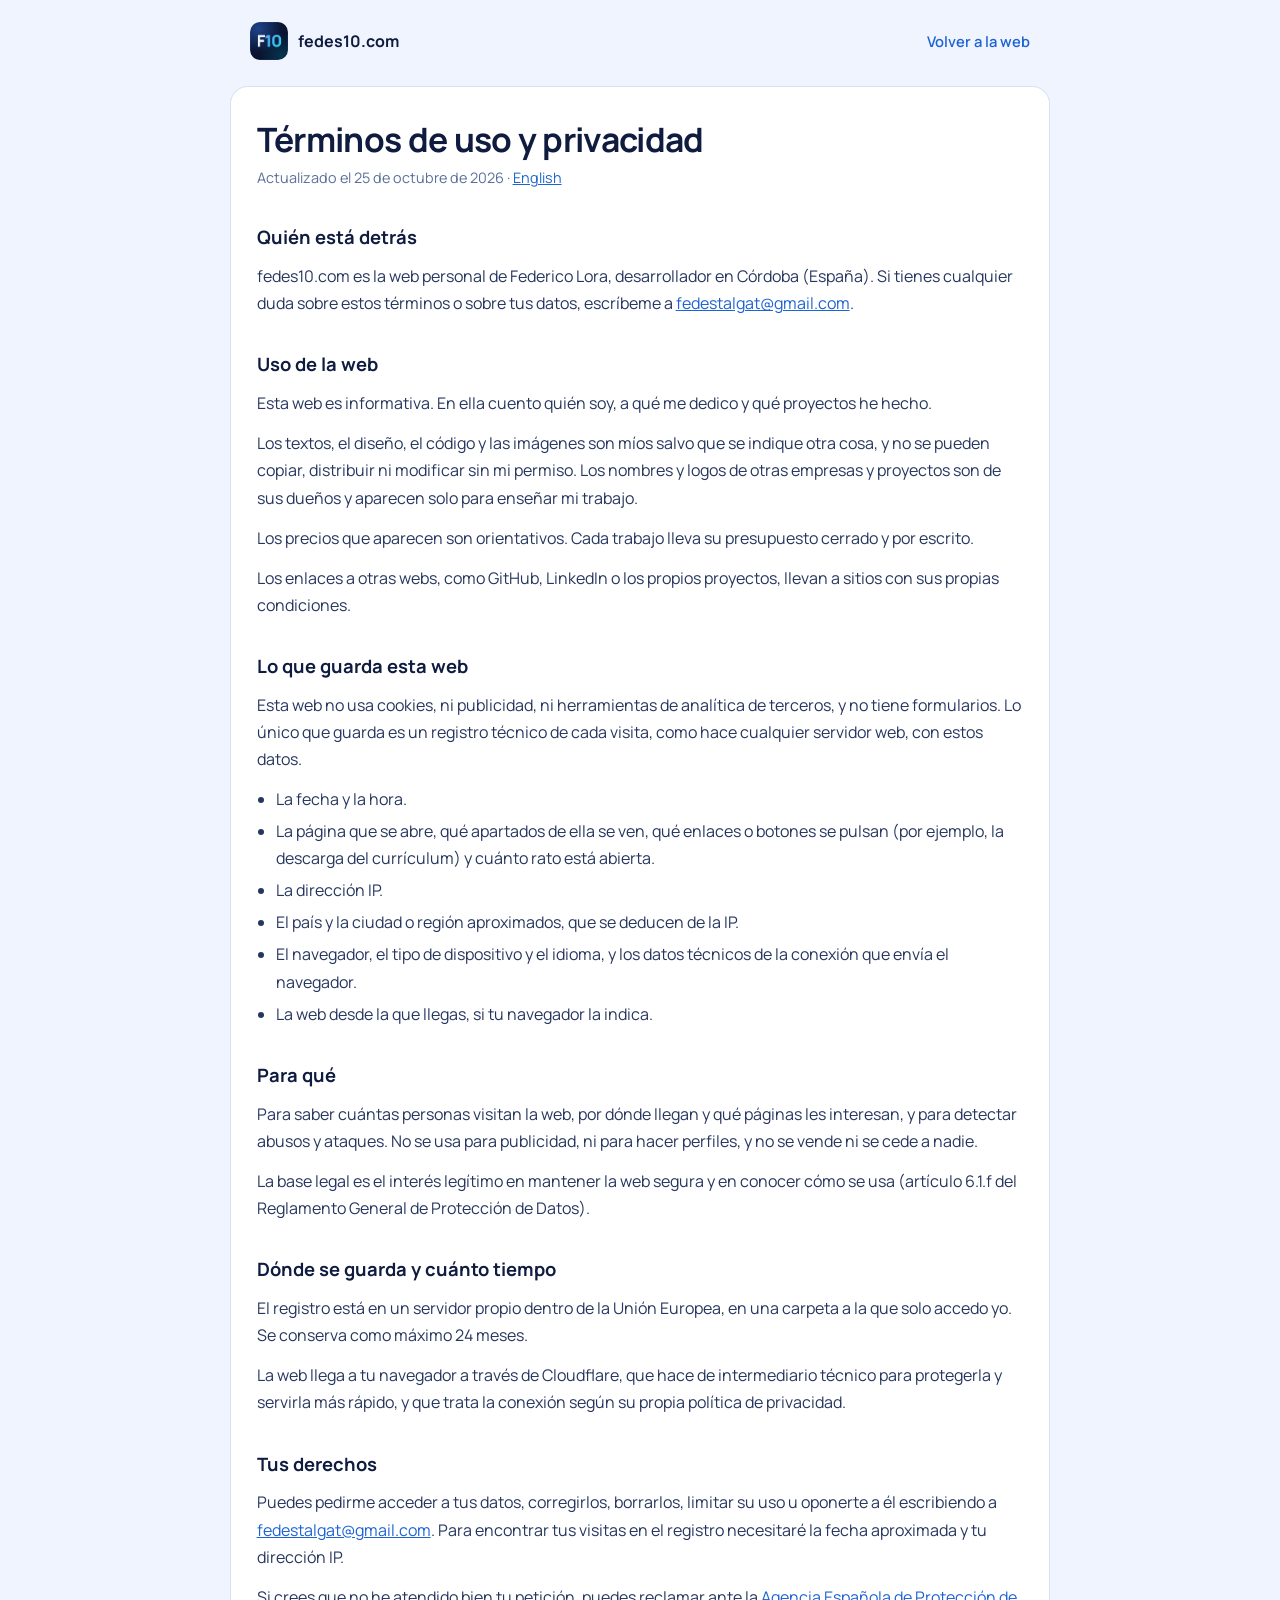
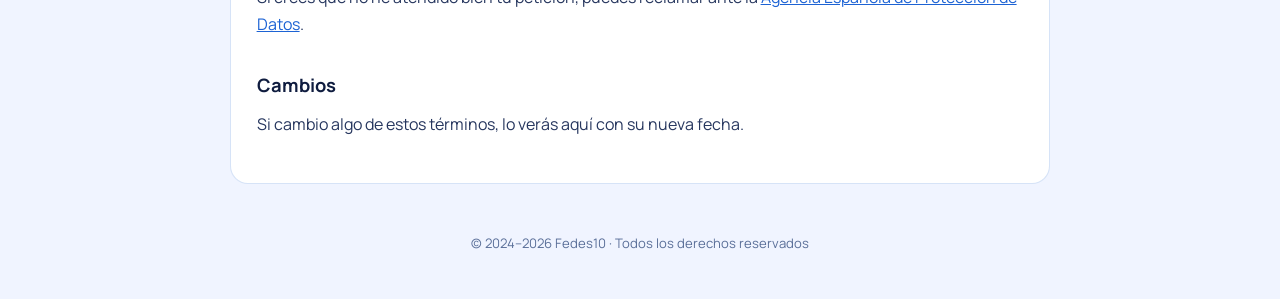
<file: terminos.html>
<!DOCTYPE html>
<!--
fedes10.com · Términos de uso y privacidad · © 2024-2026 Federico Lora
Solo se llega desde el enlace «Términos de uso» del pie de la web: no va en el menú, ni en el sitemap,
ni en llms.txt, y lleva noindex (D-28 de la GUIA de CurriculumWeb). La versión en inglés es en/terms.html.
-->
<html lang="es">
<head>
  <meta charset="utf-8" />
  <meta name="viewport" content="width=device-width, initial-scale=1" />
  <title>Términos de uso y privacidad · fedes10.com</title>
  <meta name="robots" content="noindex, follow" />
  <meta name="description" content="Términos de uso y privacidad de fedes10.com." />
  <link rel="icon" href="favicon.ico?v=20261022" sizes="48x48" />
  <link rel="icon" href="Imagenes/logo-f10-192.png" type="image/png" sizes="192x192" />
  <link rel="alternate" hreflang="en" href="https://fedes10.com/en/terms.html" />
  <link rel="stylesheet" href="terminos.css?v=20261025" />
</head>
<body>
  <header class="cabecera">
    <a href="./"><img src="Imagenes/logo-f10-192.png" alt="" width="38" height="38" />fedes10.com</a>
    <a class="volver" href="./">Volver a la web</a>
  </header>

  <main>
    <h1>Términos de uso y privacidad</h1>
    <p class="fecha">Actualizado el 25 de octubre de 2026 · <a href="en/terms.html" hreflang="en">English</a></p>

    <h2>Quién está detrás</h2>
    <p>fedes10.com es la web personal de Federico Lora, desarrollador en Córdoba (España). Si tienes cualquier
      duda sobre estos términos o sobre tus datos, escríbeme a
      <a href="mailto:fedestalgat@gmail.com">fedestalgat@gmail.com</a>.</p>

    <h2>Uso de la web</h2>
    <p>Esta web es informativa. En ella cuento quién soy, a qué me dedico y qué proyectos he hecho.</p>
    <p>Los textos, el diseño, el código y las imágenes son míos salvo que se indique otra cosa, y no se pueden
      copiar, distribuir ni modificar sin mi permiso. Los nombres y logos de otras empresas y proyectos son de
      sus dueños y aparecen solo para enseñar mi trabajo.</p>
    <p>Los precios que aparecen son orientativos. Cada trabajo lleva su presupuesto cerrado y por escrito.</p>
    <p>Los enlaces a otras webs, como GitHub, LinkedIn o los propios proyectos, llevan a sitios con sus propias
      condiciones.</p>

    <h2>Lo que guarda esta web</h2>
    <p>Esta web no usa cookies, ni publicidad, ni herramientas de analítica de terceros, y no tiene formularios.
      Lo único que guarda es un registro técnico de cada visita, como hace cualquier servidor web, con estos datos.</p>
    <ul>
      <li>La fecha y la hora.</li>
      <li>La página que se abre, qué apartados de ella se ven, qué enlaces o botones se pulsan (por ejemplo, la
        descarga del currículum) y cuánto rato está abierta.</li>
      <li>La dirección IP.</li>
      <li>El país y la ciudad o región aproximados, que se deducen de la IP.</li>
      <li>El navegador, el tipo de dispositivo y el idioma, y los datos técnicos de la conexión que envía el navegador.</li>
      <li>La web desde la que llegas, si tu navegador la indica.</li>
    </ul>

    <h2>Para qué</h2>
    <p>Para saber cuántas personas visitan la web, por dónde llegan y qué páginas les interesan, y para detectar
      abusos y ataques. No se usa para publicidad, ni para hacer perfiles, y no se vende ni se cede a nadie.</p>
    <p>La base legal es el interés legítimo en mantener la web segura y en conocer cómo se usa (artículo 6.1.f del
      Reglamento General de Protección de Datos).</p>

    <h2>Dónde se guarda y cuánto tiempo</h2>
    <p>El registro está en un servidor propio dentro de la Unión Europea, en una carpeta a la que solo accedo yo.
      Se conserva como máximo 24 meses.</p>
    <p>La web llega a tu navegador a través de Cloudflare, que hace de intermediario técnico para protegerla y
      servirla más rápido, y que trata la conexión según su propia política de privacidad.</p>

    <h2>Tus derechos</h2>
    <p>Puedes pedirme acceder a tus datos, corregirlos, borrarlos, limitar su uso u oponerte a él escribiendo a
      <a href="mailto:fedestalgat@gmail.com">fedestalgat@gmail.com</a>. Para encontrar tus visitas en el registro
      necesitaré la fecha aproximada y tu dirección IP.</p>
    <p>Si crees que no he atendido bien tu petición, puedes reclamar ante la
      <a href="https://www.aepd.es/" target="_blank" rel="noopener">Agencia Española de Protección de Datos</a>.</p>

    <h2>Cambios</h2>
    <p>Si cambio algo de estos términos, lo verás aquí con su nueva fecha.</p>
  </main>

  <p class="pie">© 2024–2026 Fedes10 · Todos los derechos reservados</p>
</body>
</html>
</file>
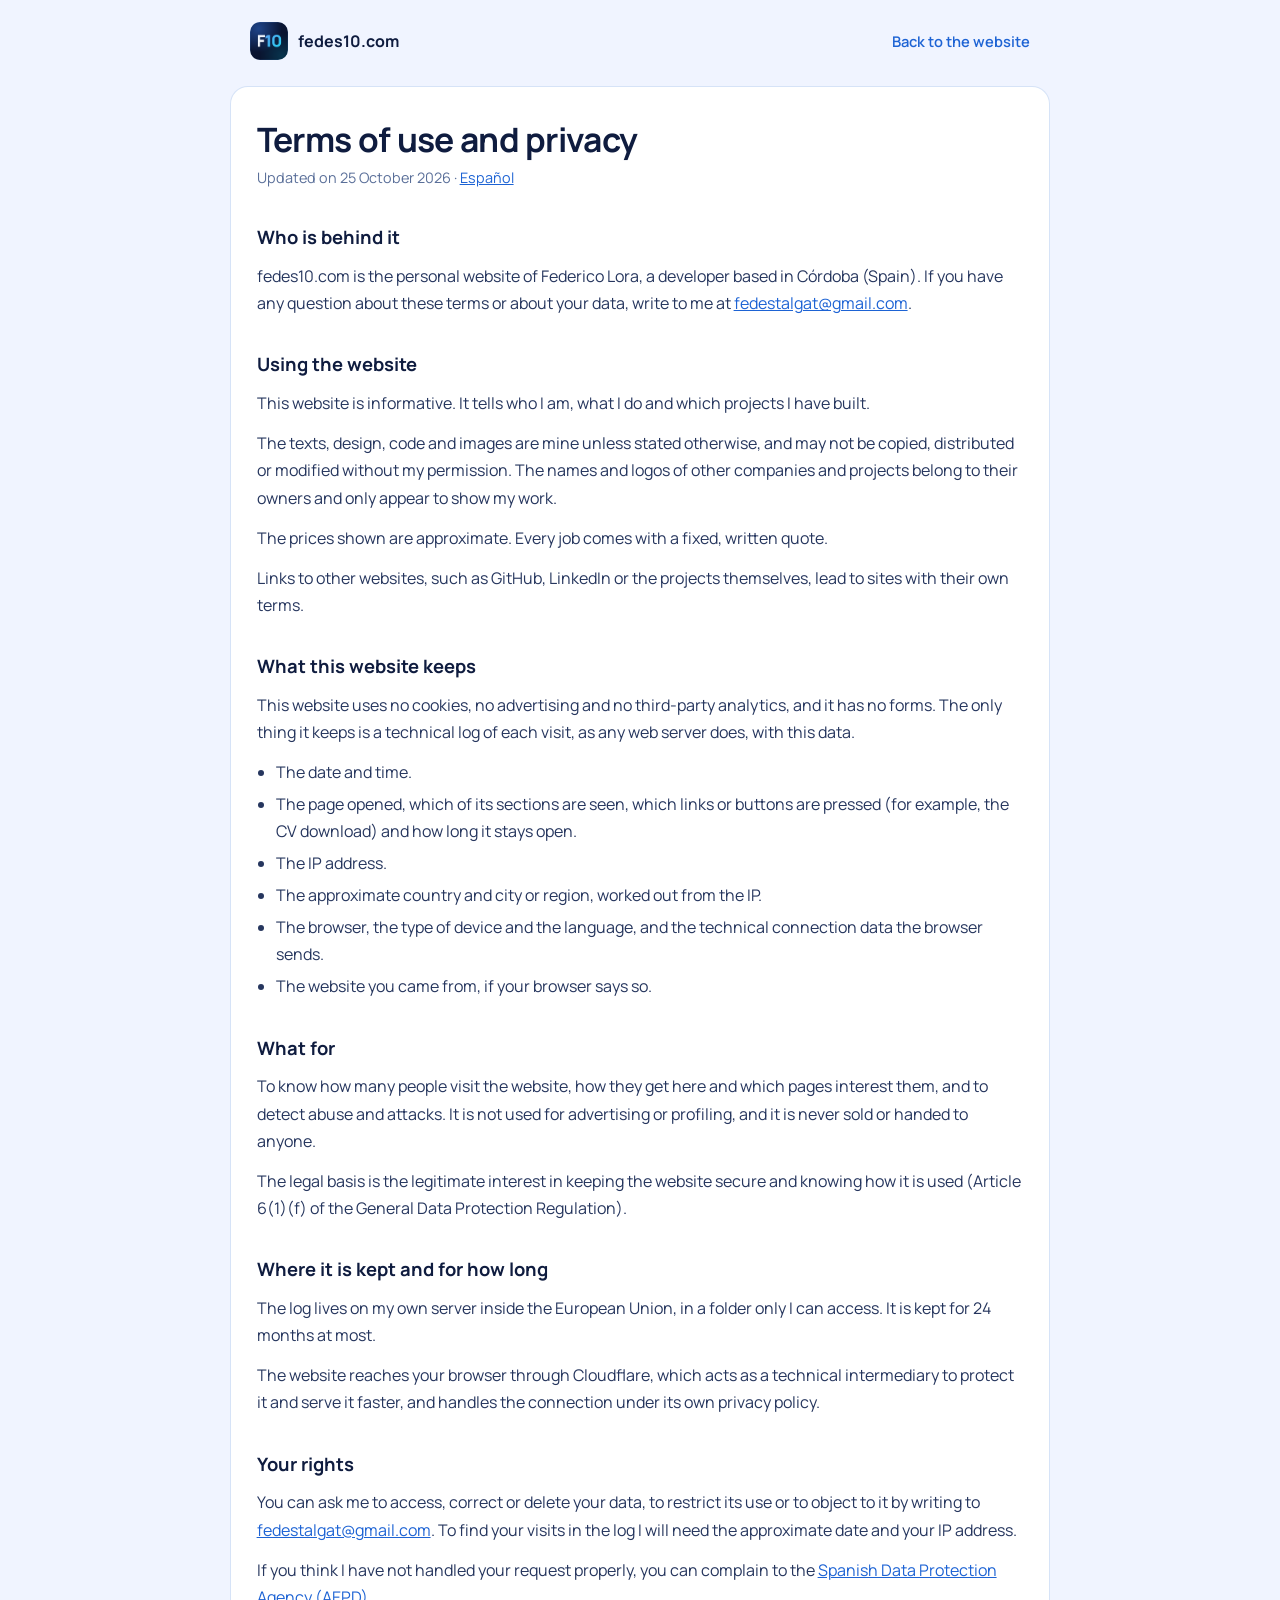
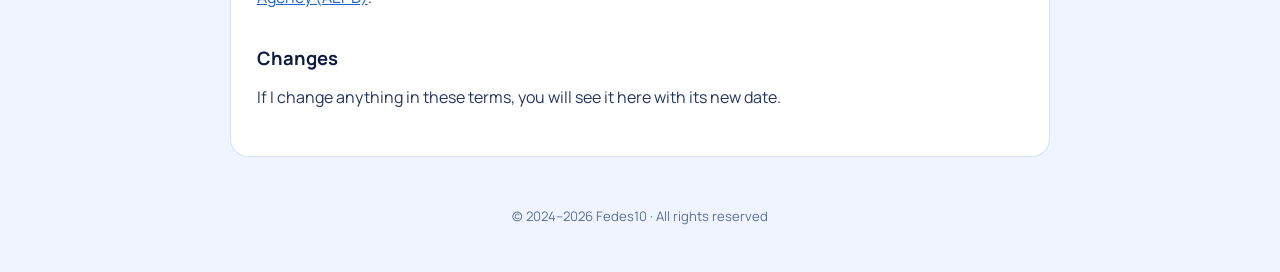
<file: en/terms.html>
<!DOCTYPE html>
<!--
fedes10.com · Terms of use and privacy · © 2024-2026 Federico Lora
Only reachable from the «Terms of use» link in the site footer: not in the menu, the sitemap or llms.txt,
and it carries noindex (D-28 in the CurriculumWeb GUIA). The Spanish version is ../terminos.html.
-->
<html lang="en">
<head>
  <meta charset="utf-8" />
  <meta name="viewport" content="width=device-width, initial-scale=1" />
  <title>Terms of use and privacy · fedes10.com</title>
  <meta name="robots" content="noindex, follow" />
  <meta name="description" content="Terms of use and privacy of fedes10.com." />
  <link rel="icon" href="../favicon.ico?v=20261022" sizes="48x48" />
  <link rel="icon" href="../Imagenes/logo-f10-192.png" type="image/png" sizes="192x192" />
  <link rel="alternate" hreflang="es" href="https://fedes10.com/terminos.html" />
  <link rel="stylesheet" href="../terminos.css?v=20261025" />
</head>
<body>
  <header class="cabecera">
    <a href="./"><img src="../Imagenes/logo-f10-192.png" alt="" width="38" height="38" />fedes10.com</a>
    <a class="volver" href="./">Back to the website</a>
  </header>

  <main>
    <h1>Terms of use and privacy</h1>
    <p class="fecha">Updated on 25 October 2026 · <a href="../terminos.html" hreflang="es">Español</a></p>

    <h2>Who is behind it</h2>
    <p>fedes10.com is the personal website of Federico Lora, a developer based in Córdoba (Spain). If you have any
      question about these terms or about your data, write to me at
      <a href="mailto:fedestalgat@gmail.com">fedestalgat@gmail.com</a>.</p>

    <h2>Using the website</h2>
    <p>This website is informative. It tells who I am, what I do and which projects I have built.</p>
    <p>The texts, design, code and images are mine unless stated otherwise, and may not be copied, distributed or
      modified without my permission. The names and logos of other companies and projects belong to their owners
      and only appear to show my work.</p>
    <p>The prices shown are approximate. Every job comes with a fixed, written quote.</p>
    <p>Links to other websites, such as GitHub, LinkedIn or the projects themselves, lead to sites with their own
      terms.</p>

    <h2>What this website keeps</h2>
    <p>This website uses no cookies, no advertising and no third-party analytics, and it has no forms. The only thing
      it keeps is a technical log of each visit, as any web server does, with this data.</p>
    <ul>
      <li>The date and time.</li>
      <li>The page opened, which of its sections are seen, which links or buttons are pressed (for example, the CV
        download) and how long it stays open.</li>
      <li>The IP address.</li>
      <li>The approximate country and city or region, worked out from the IP.</li>
      <li>The browser, the type of device and the language, and the technical connection data the browser sends.</li>
      <li>The website you came from, if your browser says so.</li>
    </ul>

    <h2>What for</h2>
    <p>To know how many people visit the website, how they get here and which pages interest them, and to detect
      abuse and attacks. It is not used for advertising or profiling, and it is never sold or handed to anyone.</p>
    <p>The legal basis is the legitimate interest in keeping the website secure and knowing how it is used
      (Article 6(1)(f) of the General Data Protection Regulation).</p>

    <h2>Where it is kept and for how long</h2>
    <p>The log lives on my own server inside the European Union, in a folder only I can access. It is kept for
      24 months at most.</p>
    <p>The website reaches your browser through Cloudflare, which acts as a technical intermediary to protect it and
      serve it faster, and handles the connection under its own privacy policy.</p>

    <h2>Your rights</h2>
    <p>You can ask me to access, correct or delete your data, to restrict its use or to object to it by writing to
      <a href="mailto:fedestalgat@gmail.com">fedestalgat@gmail.com</a>. To find your visits in the log I will need
      the approximate date and your IP address.</p>
    <p>If you think I have not handled your request properly, you can complain to the
      <a href="https://www.aepd.es/" target="_blank" rel="noopener">Spanish Data Protection Agency (AEPD)</a>.</p>

    <h2>Changes</h2>
    <p>If I change anything in these terms, you will see it here with its new date.</p>
  </main>

  <p class="pie">© 2024–2026 Fedes10 · All rights reserved</p>
</body>
</html>
</file>
<file: terminos.css>
/* fedes10.com · la página de términos de uso y privacidad (terminos.html y en/terms.html).
   Hoja aparte y sin nada en línea: la CSP de la web es style-src 'self'.
   Solo se llega desde el enlace del pie de la web (D-28). */

@font-face {
  font-family: 'Manrope';
  src: url('Fuentes/Manrope-Variable.woff') format('woff');
  font-weight: 200 800;
  font-style: normal;
  font-display: swap;
}

:root {
  --fondo: #0d1630;
  --caja: #121e3d;
  --texto: #dbe4f5;
  --texto-suave: #94a3b8;
  --titulo: #f0f6ff;
  --azul: #60a5fa;
  --borde: rgba(59, 130, 246, 0.25);
}

@media (prefers-color-scheme: light) {
  :root {
    --fondo: #f0f4ff;
    --caja: #ffffff;
    --texto: #26365e;
    --texto-suave: #5a6f99;
    --titulo: #0f1c3f;
    --azul: #1d63d4;
    --borde: rgba(29, 99, 212, 0.18);
  }
}

* { box-sizing: border-box; margin: 0; padding: 0; }

html { -webkit-text-size-adjust: 100%; }

body {
  font-family: 'Manrope', system-ui, -apple-system, 'Segoe UI', sans-serif;
  background: var(--fondo);
  color: var(--texto);
  line-height: 1.7;
  font-size: 1rem;
}

.cabecera {
  max-width: 820px;
  margin: 0 auto;
  padding: 1.4rem 1.25rem 0;
  display: flex;
  align-items: center;
  justify-content: space-between;
  gap: 1rem;
}

.cabecera a {
  display: inline-flex;
  align-items: center;
  gap: 0.6rem;
  color: var(--titulo);
  text-decoration: none;
  font-weight: 700;
}

.cabecera img { width: 38px; height: 38px; border-radius: 10px; }

.volver { color: var(--azul) !important; font-weight: 600 !important; font-size: 0.92rem; }

main {
  max-width: 820px;
  margin: 1.6rem auto 3rem;
  padding: 2rem 1.6rem;
  background: var(--caja);
  border: 1px solid var(--borde);
  border-radius: 18px;
}

h1 {
  font-size: clamp(1.6rem, 4vw, 2.1rem);
  line-height: 1.2;
  color: var(--titulo);
  letter-spacing: -0.02em;
}

.fecha { color: var(--texto-suave); font-size: 0.9rem; margin-top: 0.4rem; }

h2 {
  font-size: 1.15rem;
  color: var(--titulo);
  margin: 2rem 0 0.6rem;
}

p { margin-bottom: 0.8rem; }

ul { margin: 0 0 0.9rem 1.2rem; }

li { margin-bottom: 0.3rem; }

a { color: var(--azul); }

.pie {
  text-align: center;
  color: var(--texto-suave);
  font-size: 0.82rem;
  padding: 0 1.25rem 2rem;
}

@media (max-width: 600px) {
  main { margin: 1rem 16px 2rem; padding: 1.4rem 1.1rem; border-radius: 14px; }
  .cabecera { padding: 1rem 16px 0; }
}
</file>
